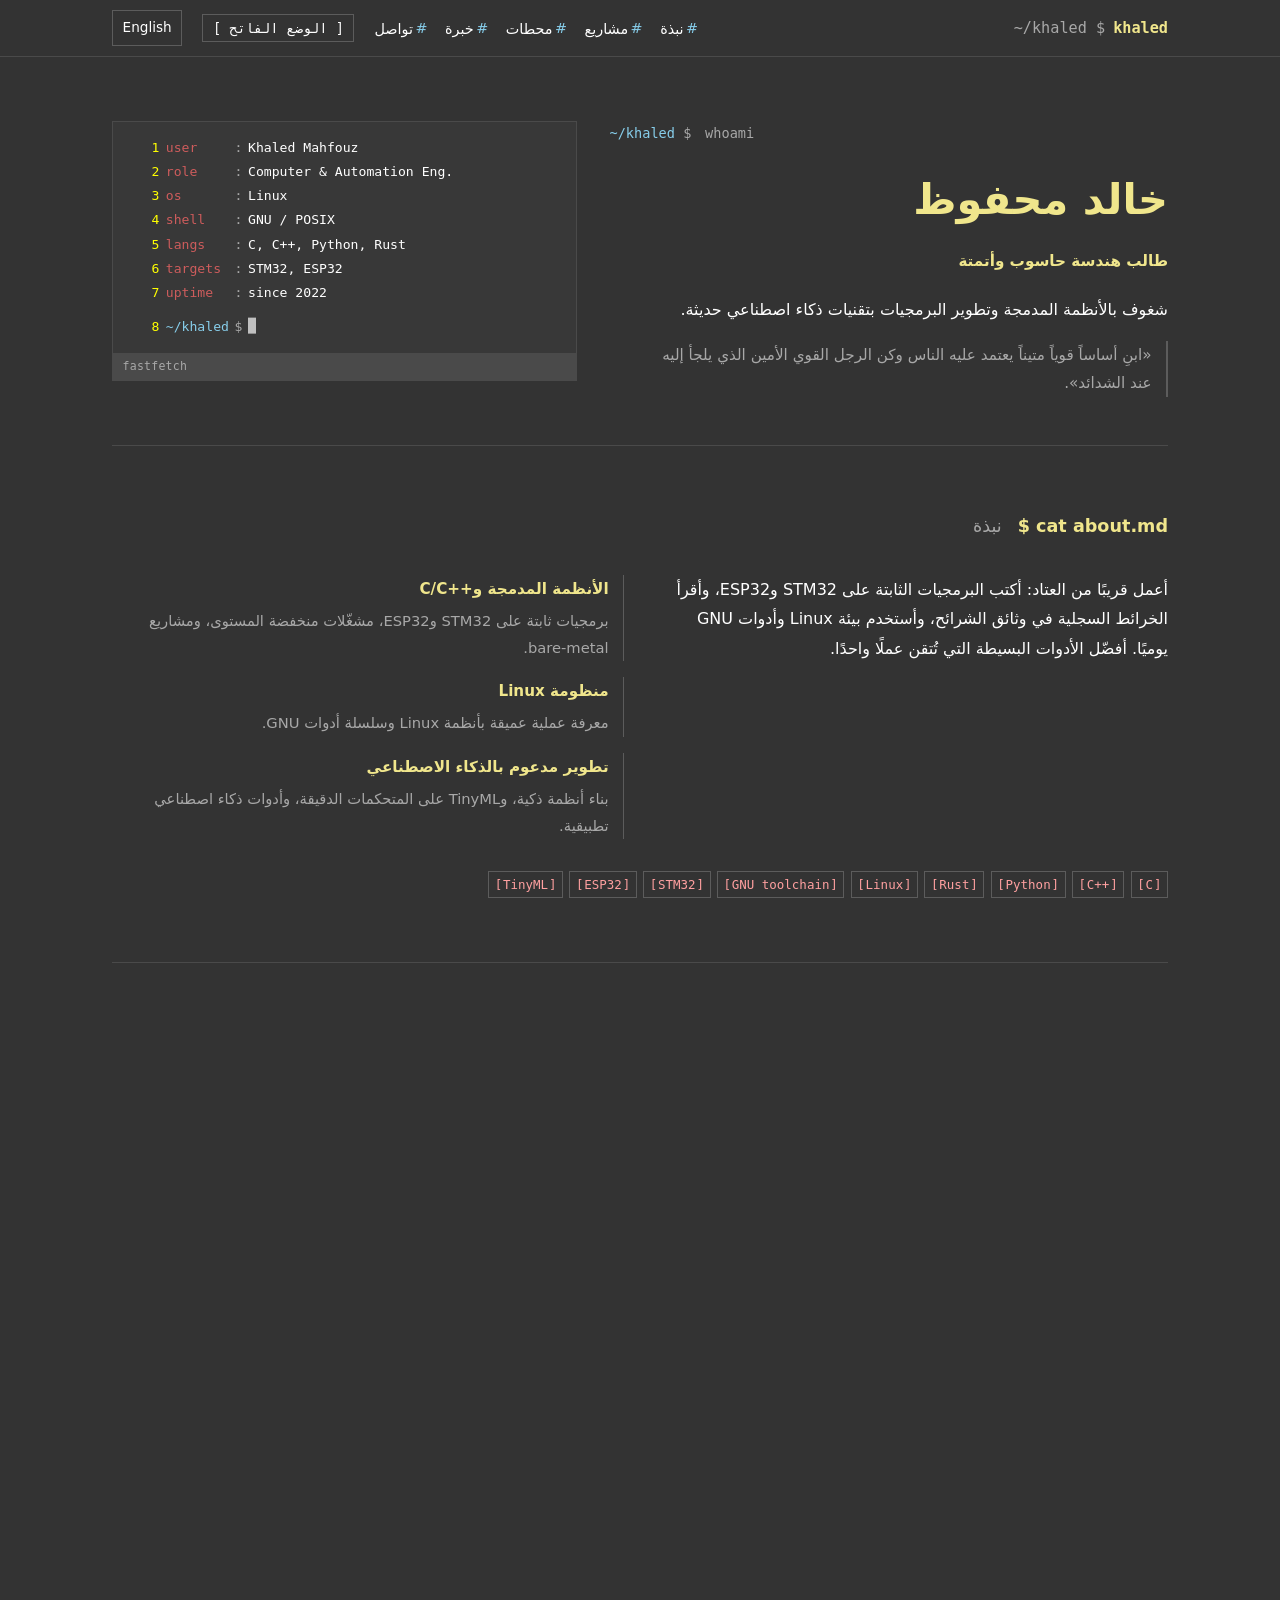
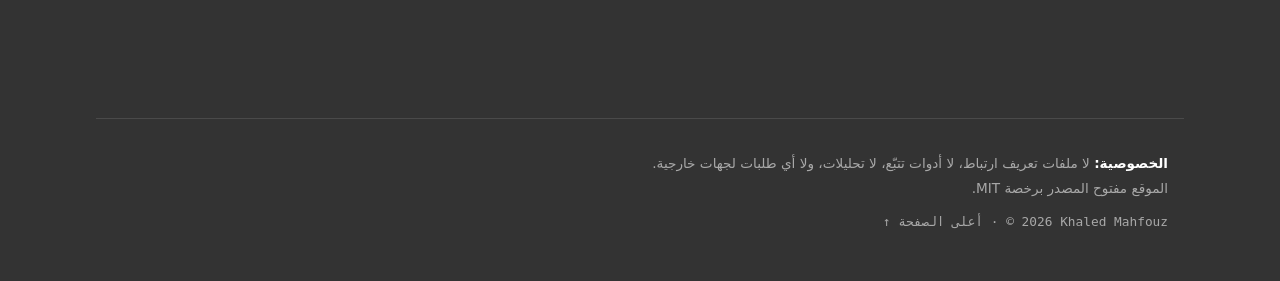
<file: index.html>
<!DOCTYPE html>
<html lang="ar" dir="rtl" class="no-js">
<head>
	<meta charset="utf-8">
	<meta name="viewport" content="width=device-width, initial-scale=1">
	<meta name="theme-color" content="#333333">

	<!-- Privacy: no referrer, no third-party requests, no cookies, no storage. -->
	<meta name="referrer" content="no-referrer">
	<meta http-equiv="Content-Security-Policy" content="default-src 'none'; img-src 'self' data:; style-src 'self'; script-src 'self'; font-src 'self'; base-uri 'none'; form-action 'none'; frame-ancestors 'none'">

	<title>خالد محفوظ — هندسة الحاسوب والأتمتة</title>
	<meta name="description" content="موقع خالد محفوظ: طالب هندسة حاسوب وأتمتة في جامعة دمشق. أنظمة مدمجة، C/C++، Linux، وأدوات ذكاء اصطناعي على المتحكمات الدقيقة.">
	<meta name="author" content="Khaled Mahfouz">

	<link rel="canonical" href="https://khaledmhfz.vercel.app/">
	<link rel="alternate" hreflang="ar" href="https://khaledmhfz.vercel.app/">
	<link rel="alternate" hreflang="en" href="https://khaledmhfz.vercel.app/en/">
	<link rel="alternate" hreflang="x-default" href="https://khaledmhfz.vercel.app/">

	<meta property="og:type" content="website">
	<meta property="og:url" content="https://khaledmhfz.vercel.app/">
	<meta property="og:title" content="خالد محفوظ — هندسة الحاسوب والأتمتة">
	<meta property="og:description" content="طالب هندسة حاسوب وأتمتة. أنظمة مدمجة، C/C++، Linux، وذكاء اصطناعي على المتحكمات الدقيقة.">
	<meta property="og:locale" content="ar_SY">
	<meta property="og:locale:alternate" content="en_US">
	<meta name="twitter:card" content="summary">
	<meta name="twitter:title" content="خالد محفوظ — هندسة الحاسوب والأتمتة">
	<meta name="twitter:description" content="طالب هندسة حاسوب وأتمتة. أنظمة مدمجة، C/C++، Linux، وذكاء اصطناعي على المتحكمات الدقيقة.">

	<link rel="icon" href="assets/favicon.svg" type="image/svg+xml">
	<link rel="stylesheet" href="assets/style.css">
	<script src="assets/theme.js"></script>

	<script type="application/ld+json">
	{
		"@context": "https://schema.org",
		"@type": "Person",
		"name": "Khaled Mahfouz",
		"url": "https://khaledmhfz.vercel.app/",
		"jobTitle": "Computer and Automation Engineering Student",
		"alumniOf": "Damascus University",
		"sameAs": [
			"https://github.com/KhaledMahfouz5",
			"https://linkedin.com/in/khaled-mhfz-a82716331",
			"https://t.me/khaledmhfz"
		]
	}
	</script>
</head>
<body>

	<a class="skip-link" href="#main">تخطَّ إلى المحتوى</a>

	<header class="site-header" id="banner">
		<div class="header-inner">
			<a class="brand" href="#main" aria-label="خالد محفوظ — الصفحة الرئيسية">
				<span class="brand-prompt" dir="ltr" aria-hidden="true">~/khaled $</span>
				<span class="brand-name" dir="ltr">khaled</span>
			</a>

			<button class="nav-toggle" type="button"
				aria-expanded="false" aria-controls="primary-nav"
				aria-label="فتح القائمة"
				data-open-label="فتح القائمة"
				data-close-label="إغلاق القائمة">
				<span class="nav-toggle-bar" aria-hidden="true"></span>
				<span class="nav-toggle-bar" aria-hidden="true"></span>
				<span class="nav-toggle-bar" aria-hidden="true"></span>
			</button>

			<nav class="primary-nav" id="primary-nav" aria-label="التنقل الرئيسي">
				<ul>
					<li><a href="#about"><span class="nav-hash" aria-hidden="true">#</span>نبذة</a></li>
					<li><a href="#projects"><span class="nav-hash" aria-hidden="true">#</span>مشاريع</a></li>
					<li><a href="#milestones"><span class="nav-hash" aria-hidden="true">#</span>محطات</a></li>
					<li><a href="#experiences"><span class="nav-hash" aria-hidden="true">#</span>خبرة</a></li>
					<li><a href="#contact"><span class="nav-hash" aria-hidden="true">#</span>تواصل</a></li>
				</ul>
				<button class="theme-toggle" type="button"
					aria-pressed="false">[ الوضع الفاتح ]</button>
				<a class="lang-switch" href="en/index.html" hreflang="en" lang="en" dir="ltr" rel="alternate">English</a>
			</nav>
		</div>
	</header>

	<main id="main">

		<section class="hero" aria-labelledby="hero-title">
			<div class="hero-grid">
				<div class="hero-text">
					<p class="hero-kicker" dir="ltr">
						<span class="prompt" aria-hidden="true">~/khaled</span> <span class="prompt-sig" aria-hidden="true">$</span> whoami
					</p>
					<h1 id="hero-title">خالد محفوظ</h1>
					<p class="hero-role">طالب هندسة حاسوب وأتمتة</p>
					<p class="hero-lead">
						شغوف بالأنظمة المدمجة وتطوير البرمجيات بتقنيات ذكاء اصطناعي حديثة.
					</p>
					<p class="hero-slogan">
						«ابنِ أساساً قوياً متیناً يعتمد عليه الناس وكن الرجل القوي الأمين الذي يلجأ إليه عند الشدائد».
					</p>
				</div>

				<aside class="bootlog" dir="ltr" aria-label="بطاقة تعريف سريعة">
					<div class="bootlog-body">
						<div class="bootlog-line"><span class="k">user</span><span class="s">:</span><span class="v">Khaled Mahfouz</span></div>
						<div class="bootlog-line"><span class="k">role</span><span class="s">:</span><span class="v">Computer &amp; Automation Eng.</span></div>
						<div class="bootlog-line"><span class="k">os</span><span class="s">:</span><span class="v">Linux</span></div>
						<div class="bootlog-line"><span class="k">shell</span><span class="s">:</span><span class="v">GNU / POSIX</span></div>
						<div class="bootlog-line"><span class="k">langs</span><span class="s">:</span><span class="v">C, C++, Python, Rust</span></div>
						<div class="bootlog-line"><span class="k">targets</span><span class="s">:</span><span class="v">STM32, ESP32</span></div>
						<div class="bootlog-line"><span class="k">uptime</span><span class="s">:</span><span class="v">since 2022</span></div>
						<div class="bootlog-line bootlog-cmd">
							<span class="prompt" aria-hidden="true">~/khaled</span> <span class="prompt-sig" aria-hidden="true">$</span>
							<span class="cursor" aria-hidden="true"></span>
						</div>
					</div>
					<div class="bootlog-status" aria-hidden="true">fastfetch</div>
				</aside>
			</div>
		</section>

		<section id="about" class="section" aria-labelledby="about-title">
			<h2 id="about-title" class="section-title">
				<span class="section-prompt" dir="ltr" lang="en" aria-hidden="true">$ cat about.md</span>
				<span class="section-name">نبذة</span>
			</h2>

			<div class="about-grid">
				<p class="lead">
					أعمل قريبًا من العتاد: أكتب البرمجيات الثابتة على <span dir="ltr" lang="en">STM32</span> و<span dir="ltr" lang="en">ESP32</span>، وأقرأ الخرائط السجلية في وثائق الشرائح، وأستخدم بيئة <span dir="ltr" lang="en">Linux</span> وأدوات <span dir="ltr" lang="en">GNU</span> يوميًا. أفضّل الأدوات البسيطة التي تُتقن عملًا واحدًا.
				</p>

				<ul class="key-points">
					<li class="point">
						<h3>الأنظمة المدمجة و<span dir="ltr" lang="en">C/C++</span></h3>
						<p>برمجيات ثابتة على <span dir="ltr" lang="en">STM32</span> و<span dir="ltr" lang="en">ESP32</span>، مشغّلات منخفضة المستوى، ومشاريع <span dir="ltr" lang="en">bare-metal</span>.</p>
					</li>
					<li class="point">
						<h3>منظومة <span dir="ltr" lang="en">Linux</span></h3>
						<p>معرفة عملية عميقة بأنظمة <span dir="ltr" lang="en">Linux</span> وسلسلة أدوات <span dir="ltr" lang="en">GNU</span>.</p>
					</li>
					<li class="point">
						<h3>تطوير مدعوم بالذكاء الاصطناعي</h3>
						<p>بناء أنظمة ذكية، و<span dir="ltr" lang="en">TinyML</span> على المتحكمات الدقيقة، وأدوات ذكاء اصطناعي تطبيقية.</p>
					</li>
				</ul>
			</div>

			<div class="chips" aria-label="أدوات أستخدمها">
				<span class="chip" dir="ltr" lang="en">C</span>
				<span class="chip" dir="ltr" lang="en">C++</span>
				<span class="chip" dir="ltr" lang="en">Python</span>
				<span class="chip" dir="ltr" lang="en">Rust</span>
				<span class="chip" dir="ltr" lang="en">Linux</span>
				<span class="chip" dir="ltr" lang="en">GNU toolchain</span>
				<span class="chip" dir="ltr" lang="en">STM32</span>
				<span class="chip" dir="ltr" lang="en">ESP32</span>
				<span class="chip" dir="ltr" lang="en">TinyML</span>
			</div>
		</section>

		<section id="projects" class="section" aria-labelledby="projects-title">
			<h2 id="projects-title" class="section-title">
				<span class="section-prompt" dir="ltr" lang="en" aria-hidden="true">~/projects $ ls -1</span>
				<span class="section-name">مشاريع</span>
			</h2>

			<div class="project-grid">
				<article class="project">
					<div class="project-file" dir="ltr" lang="en">stm32-without-cubeide</div>
					<div class="project-body">
						<h3 dir="ltr" lang="en">STM32 Without CubeIDE</h3>
						<p class="project-desc">بيئة بناء وبرمجيات ثابتة منخفضة المستوى لـ <span dir="ltr" lang="en">STM32</span> بدون <span dir="ltr" lang="en">CubeIDE</span> (<span dir="ltr" lang="en">CMake</span>، <span dir="ltr" lang="en">Ninja</span>، <span dir="ltr" lang="en">OpenOCD</span>).</p>
						<p class="project-credit" style="font-family: var(--mono); font-size: 0.72rem; color: var(--comment); margin: 0;">// based on <a href="https://github.com/kristianklein/stm32-without-cubeide" target="_blank" rel="noopener noreferrer" style="color: var(--comment);">kristianklein/stm32-without-cubeide</a></p>
						<ul class="tags" dir="ltr" lang="en">
							<li>STM32</li><li>C</li><li>Bare-Metal</li><li>CMake</li><li>OpenOCD</li>
						</ul>
						<a class="project-link" href="https://github.com/KhaledMahfouz5/stm32-without-cubeide" target="_blank" rel="noopener noreferrer">
							<span dir="ltr" lang="en">github ↗</span>
						</a>
					</div>
				</article>

				<article class="project">
					<div class="project-file" dir="ltr" lang="en">doom-esp-with-arduino</div>
					<div class="project-body">
						<h3 dir="ltr" lang="en">ESP32 DOOM</h3>
						<p class="project-desc">تشغيل لعبة <span dir="ltr" lang="en">DOOM</span> على متحكم <span dir="ltr" lang="en">ESP32</span>.</p>
						<p class="project-credit" style="font-family: var(--mono); font-size: 0.72rem; color: var(--comment); margin: 0;">// based on <a href="https://github.com/jkirsons/doom-espidf" target="_blank" rel="noopener noreferrer" style="color: var(--comment);">jkirsons/doom-espidf</a></p>
						<ul class="tags" dir="ltr" lang="en">
							<li>ESP32</li><li>C/C++</li><li>Arduino</li><li>ESP-IDF</li><li>Graphics</li>
						</ul>
						<a class="project-link" href="https://github.com/KhaledMahfouz5/doom-esp-with-arduino" target="_blank" rel="noopener noreferrer">
							<span dir="ltr" lang="en">github ↗</span>
						</a>
					</div>
				</article>

				<article class="project">
					<div class="project-file" dir="ltr" lang="en">tasks-org-json-reader</div>
					<div class="project-body">
						<h3 dir="ltr" lang="en">Tasks Org JSON Reader</h3>
						<p class="project-desc">تطبيق ويب صغير لعرض وقراءة قواعد بيانات المهام المصدرة بصيغة <span dir="ltr" lang="en">JSON</span> من تطبيق <span dir="ltr" lang="en">Tasks.org</span>.</p>
						<ul class="tags" dir="ltr" lang="en">
							<li>JavaScript</li><li>Svelte</li><li>CSS</li><li>HTML</li><li>JSON</li>
						</ul>
						<a class="project-link" href="https://github.com/KhaledMahfouz5/tasks-org-json-reader" target="_blank" rel="noopener noreferrer">
							<span dir="ltr" lang="en">github ↗</span>
						</a>
					</div>
				</article>

				<article class="project">
					<div class="project-file" dir="ltr" lang="en">AL-Najeeb-System</div>
					<div class="project-body">
						<h3 dir="ltr" lang="en">AL-Najeeb Student Management</h3>
						<p class="project-desc">تطبيق ويب لإدارة الطلاب.</p>
						<ul class="tags" dir="ltr" lang="en">
							<li>Flask</li><li>Python</li><li>Web App</li>
						</ul>
						<a class="project-link" href="https://github.com/KhaledMahfouz5/AL-Najeeb-System" target="_blank" rel="noopener noreferrer">
							<span dir="ltr" lang="en">github ↗</span>
						</a>
					</div>
				</article>

				<article class="project">
					<div class="project-file" dir="ltr" lang="en">nmap-automation-script</div>
					<div class="project-body">
						<h3 dir="ltr" lang="en">Nmap Automation Script</h3>
						<p class="project-desc">أتمتة فحص الشبكات بأداة <span dir="ltr" lang="en">Nmap</span>.</p>
						<ul class="tags" dir="ltr" lang="en">
							<li>Python</li><li>Nmap</li><li>Bash</li>
						</ul>
						<a class="project-link" href="https://github.com/KhaledMahfouz5/nmap-automation-script" target="_blank" rel="noopener noreferrer">
							<span dir="ltr" lang="en">github ↗</span>
						</a>
					</div>
				</article>

				<article class="project">
					<div class="project-file" dir="ltr" lang="en">linux-course</div>
					<div class="project-body">
						<h3 dir="ltr" lang="en">Linux Course</h3>
						<p class="project-desc">محتوى تعليمي مفتوح المصدر عن <span dir="ltr" lang="en">Linux</span>.</p>
						<ul class="tags" dir="ltr" lang="en">
							<li>Linux</li><li>Shell</li><li>Open Source</li>
						</ul>
						<a class="project-link" href="https://github.com/KhaledMahfouz5/linux-course" target="_blank" rel="noopener noreferrer">
							<span dir="ltr" lang="en">github ↗</span>
						</a>
					</div>
				</article>
			</div>
		</section>

		<section id="milestones" class="section" aria-labelledby="milestones-title">
			<h2 id="milestones-title" class="section-title">
				<span class="section-prompt" dir="ltr" lang="en" aria-hidden="true">// milestones</span>
				<span class="section-name">محطات</span>
			</h2>

			<div class="regmap-wrap" tabindex="0" role="region" aria-label="جدول المحطات">
				<table class="regmap">
					<caption class="visually-hidden">محطات سريعة</caption>
					<colgroup>
						<col class="col-addr">
						<col class="col-name">
						<col class="col-value">
					</colgroup>
					<thead>
						<tr>
							<th scope="col">addr</th>
							<th scope="col">name</th>
							<th scope="col">value</th>
						</tr>
					</thead>
					<tbody>
						<tr>
							<td class="addr">0x00</td>
							<td class="name">frontend_exp</td>
							<td class="value">
								<span class="counter" dir="ltr" data-count-to="1" data-suffix="">1</span> سنة تطوير واجهات
							</td>
						</tr>
						<tr>
							<td class="addr">0x04</td>
							<td class="name">public_repos</td>
							<td class="value">
								<span class="counter" dir="ltr" data-count-to="35" data-suffix="+">35+</span>
								<a class="inline-link" href="https://github.com/KhaledMahfouz5" target="_blank" rel="noopener noreferrer"><span dir="ltr" lang="en">GitHub</span></a>
							</td>
						</tr>
						<tr>
							<td class="addr">0x08</td>
							<td class="name">linux_since</td>
							<td class="value"><span dir="ltr" lang="en">2022</span> — استخدام يومي لنظام <span dir="ltr" lang="en">Linux</span></td>
						</tr>
						<tr>
							<td class="addr">0x0C</td>
							<td class="name">linkedin</td>
							<td class="value">
								<a class="inline-link" href="https://linkedin.com/in/khaled-mhfz-a82716331" target="_blank" rel="noopener noreferrer"><span dir="ltr" lang="en">/in/khaled-mhfz</span></a>
							</td>
						</tr>
					</tbody>
				</table>
			</div>
		</section>

		<section id="experiences" class="section" aria-labelledby="exp-title">
			<h2 id="exp-title" class="section-title">
				<span class="section-prompt" dir="ltr" lang="en" aria-hidden="true">/* experience */</span>
				<span class="section-name">خبرة</span>
			</h2>

			<ol class="gitlog">
				<li class="commit">
					<span class="hash" dir="ltr">a1f3c02</span>
					<div class="commit-body">
						<h3>هندسة الحاسوب والأتمتة — جامعة دمشق</h3>
						<p class="commit-meta"><span dir="ltr" lang="en">2023 – 2027</span> · مستمر · تخصص أنظمة الحاسوب وعتاده</p>
					</div>
				</li>
				<li class="commit">
					<span class="hash" dir="ltr">7b2e9d1</span>
					<div class="commit-body">
						<h3>مطوّر واجهات أمامية مبتدئ — <span dir="ltr" lang="en">GammaTech</span></h3>
						<p class="commit-meta"><span dir="ltr" lang="en">2023 – 2024</span></p>
					</div>
				</li>
				<li class="commit">
					<span class="hash" dir="ltr">c0d54aa</span>
					<div class="commit-body">
						<h3>دورة <span dir="ltr" lang="en">TinyML</span> — نادي <span dir="ltr" lang="en">Hamak AI and Robotic Club</span></h3>
						<p class="commit-meta"><span dir="ltr" lang="en">Dec 2025 – Jan 2026</span> · تشغيل الذكاء الاصطناعي على المتحكمات عبر <span dir="ltr" lang="en">Edge Impulse</span></p>
					</div>
				</li>
				<li class="commit">
					<span class="hash" dir="ltr">e8a11b6</span>
					<div class="commit-body">
						<h3>برنامج <span dir="ltr" lang="en">Fonte Aperta</span></h3>
						<p class="commit-meta"><span dir="ltr" lang="en">2025</span> · استخدامات ذكاء اصطناعي متقدمة، تقنيات اختبار اختراق، وحلول مفتوحة المصدر</p>
					</div>
				</li>
				<li class="commit">
					<span class="hash" dir="ltr">3f9b0c7</span>
					<div class="commit-body">
						<h3>دورة موشن جرافيكس — <span dir="ltr" lang="en">Spacetoon Media Group</span></h3>
						<p class="commit-meta"><span dir="ltr" lang="en">2022</span> · موشن جرافيكس متقدم بـ <span dir="ltr" lang="en">After Effects</span></p>
					</div>
				</li>
			</ol>
		</section>

		<section id="contact" class="section" aria-labelledby="contact-title">
			<h2 id="contact-title" class="section-title">
				<span class="section-prompt" dir="ltr" lang="en" aria-hidden="true">$ contact --list</span>
				<span class="section-name">تواصل</span>
			</h2>

			<ul class="contact-list">
				<li>
					<span class="contact-label" dir="ltr" lang="en">linkedin</span>
					<a href="https://linkedin.com/in/khaled-mhfz-a82716331" target="_blank" rel="noopener noreferrer"><span dir="ltr" lang="en">/in/khaled-mhfz</span></a>
				</li>
				<li>
					<span class="contact-label" dir="ltr" lang="en">github</span>
					<a href="https://github.com/KhaledMahfouz5" target="_blank" rel="noopener noreferrer"><span dir="ltr" lang="en">@KhaledMahfouz5</span></a>
				</li>
				<li>
					<span class="contact-label" dir="ltr" lang="en">telegram</span>
					<a href="https://t.me/khaledmhfz" target="_blank" rel="noopener noreferrer"><span dir="ltr" lang="en">@khaledmhfz</span></a>
				</li>
				<li>
					<span class="contact-label" dir="ltr" lang="en">cv</span>
					<a href="assets/khaled_mhfz_cv_2026.pdf" type="application/pdf"><span>تحميل السيرة (PDF)</span></a>
				</li>
				<li class="contact-email">
					<span class="contact-label" dir="ltr" lang="en">email</span>
					<a href="mailto:khaledmhfz2004@gmail.com"><span dir="ltr" lang="en">khaledmhfz2004@gmail.com</span></a>
					<button class="copy-btn" type="button"
						data-copy="khaledmhfz2004@gmail.com"
						data-copied-label="تم نسخ البريد."
						data-error-label="تعذّر النسخ."
						aria-label="نسخ البريد الإلكتروني">نسخ</button>
				</li>
			</ul>
			<p class="copy-status" role="status" aria-live="polite"></p>
			<p class="eob" aria-hidden="true"></p>
		</section>

	</main>

	<footer class="site-footer">
		<p class="privacy">
			<strong>الخصوصية:</strong> لا ملفات تعريف ارتباط، لا أدوات تتبّع، لا تحليلات، ولا أي طلبات لجهات خارجية. الموقع مفتوح المصدر برخصة <span dir="ltr" lang="en">MIT</span>.
		</p>
		<p class="copyright">
			<span dir="ltr" lang="en">© 2026 Khaled Mahfouz</span> · <a href="#main" class="back-top">أعلى الصفحة ↑</a>
		</p>
	</footer>

	<script src="assets/script.js" defer></script>
</body>
</html>
</file>
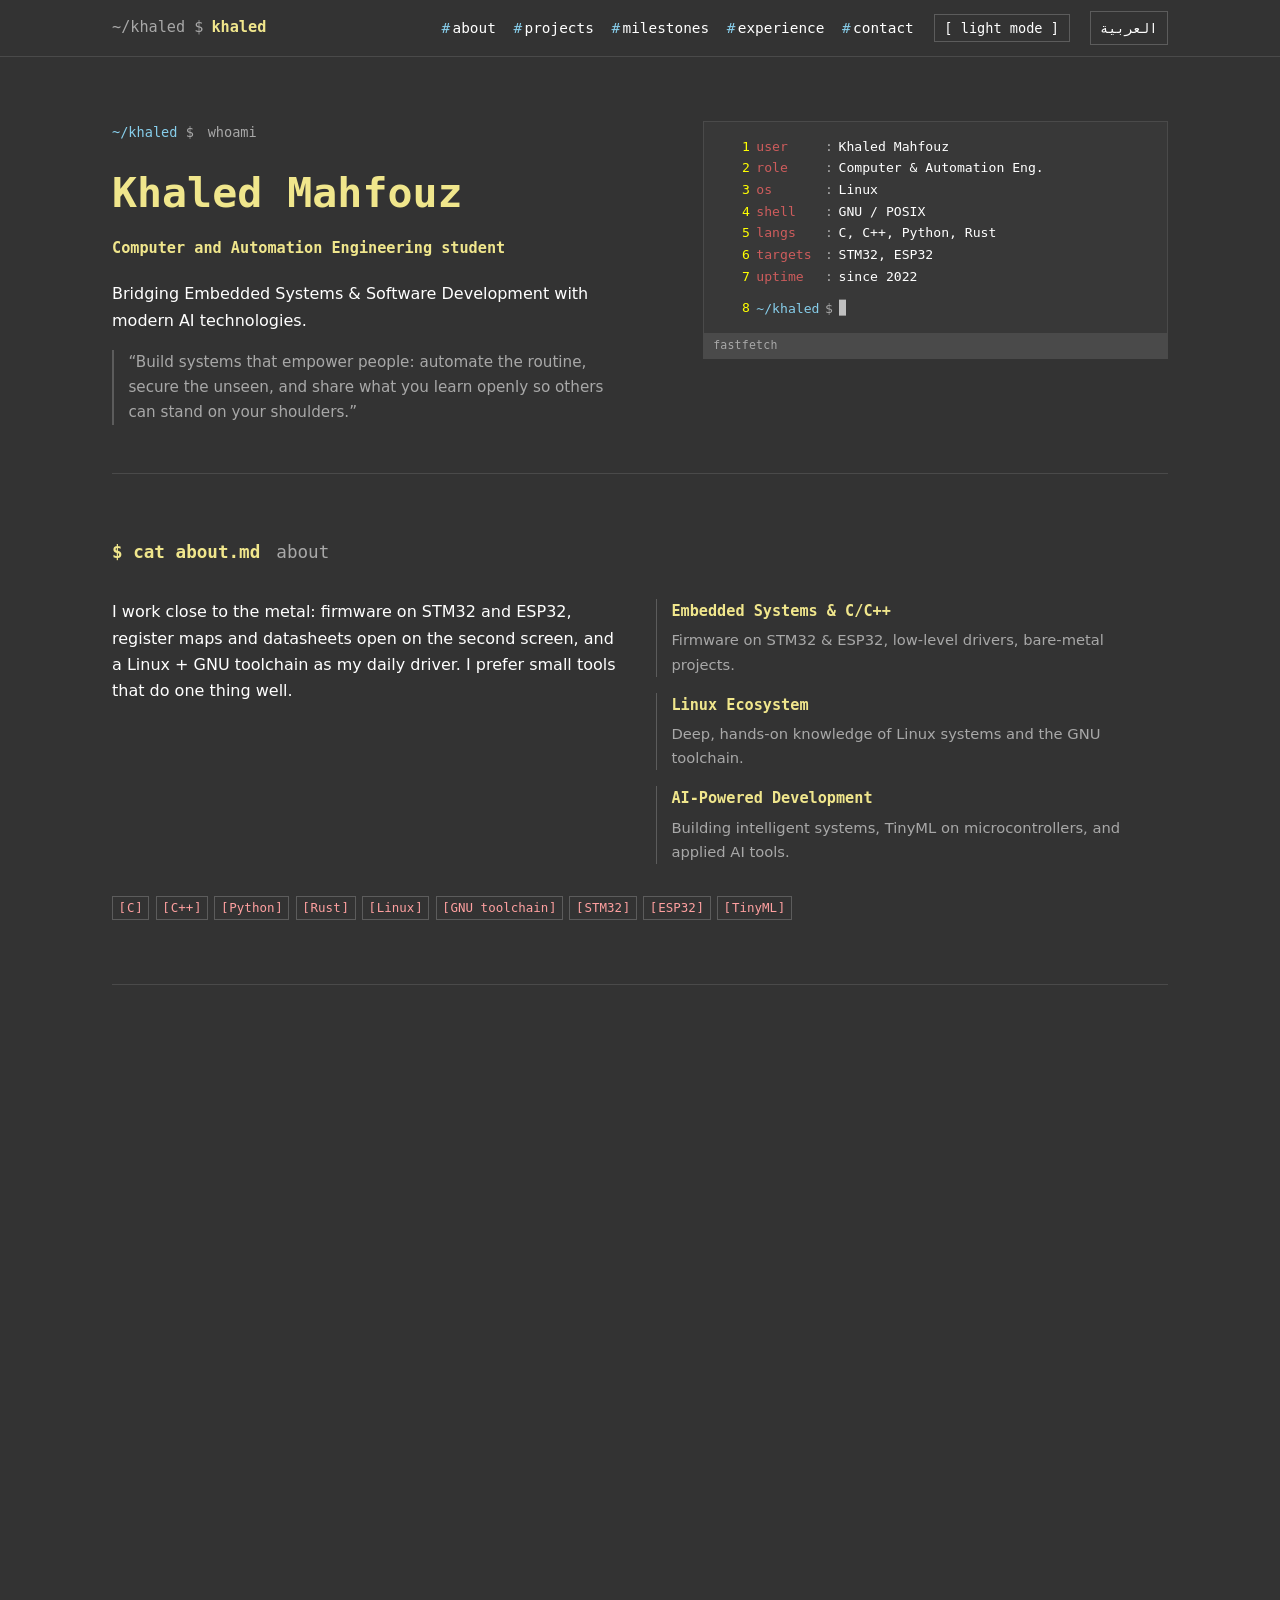
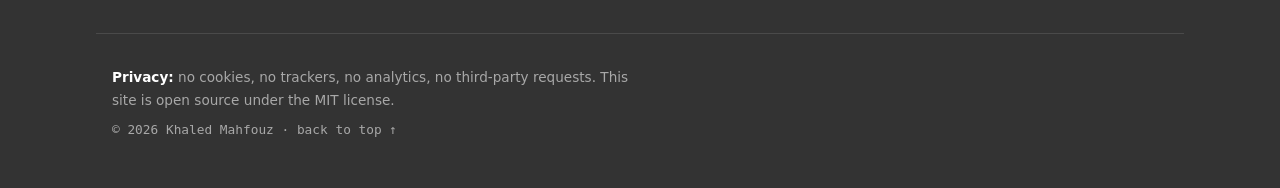
<file: en/index.html>
<!DOCTYPE html>
<html lang="en" dir="ltr" class="no-js">
<head>
	<meta charset="utf-8">
	<meta name="viewport" content="width=device-width, initial-scale=1">
	<meta name="theme-color" content="#333333">

	<!-- Privacy: no referrer, no third-party requests, no cookies, no storage. -->
	<meta name="referrer" content="no-referrer">
	<meta http-equiv="Content-Security-Policy" content="default-src 'none'; img-src 'self' data:; style-src 'self'; script-src 'self'; font-src 'self'; base-uri 'none'; form-action 'none'; frame-ancestors 'none'">

	<title>Khaled Mahfouz — Computer &amp; Automation Engineering</title>
	<meta name="description" content="Portfolio of Khaled Mahfouz, Computer and Automation Engineering student at Damascus University. Embedded systems, C/C++, Linux, and applied AI on microcontrollers.">
	<meta name="author" content="Khaled Mahfouz">

	<link rel="canonical" href="https://khaledmhfz.vercel.app/en/">
	<link rel="alternate" hreflang="ar" href="https://khaledmhfz.vercel.app/">
	<link rel="alternate" hreflang="en" href="https://khaledmhfz.vercel.app/en/">
	<link rel="alternate" hreflang="x-default" href="https://khaledmhfz.vercel.app/">

	<meta property="og:type" content="website">
	<meta property="og:url" content="https://khaledmhfz.vercel.app/en/">
	<meta property="og:title" content="Khaled Mahfouz — Computer &amp; Automation Engineering">
	<meta property="og:description" content="Computer and Automation Engineering student. Embedded systems, C/C++, Linux, applied AI on microcontrollers.">
	<meta property="og:locale" content="en_US">
	<meta property="og:locale:alternate" content="ar_SY">
	<meta name="twitter:card" content="summary">
	<meta name="twitter:title" content="Khaled Mahfouz — Computer &amp; Automation Engineering">
	<meta name="twitter:description" content="Computer and Automation Engineering student. Embedded systems, C/C++, Linux, applied AI on microcontrollers.">

	<link rel="icon" href="../assets/favicon.svg" type="image/svg+xml">
	<link rel="stylesheet" href="../assets/style.css">
	<script src="../assets/theme.js"></script>

	<script type="application/ld+json">
	{
		"@context": "https://schema.org",
		"@type": "Person",
		"name": "Khaled Mahfouz",
		"url": "https://khaledmhfz.vercel.app/en/",
		"jobTitle": "Computer and Automation Engineering Student",
		"alumniOf": "Damascus University",
		"sameAs": [
			"https://github.com/KhaledMahfouz5",
			"https://linkedin.com/in/khaled-mhfz-a82716331",
			"https://t.me/khaledmhfz"
		]
	}
	</script>
</head>
<body>

	<a class="skip-link" href="#main">Skip to content</a>

	<header class="site-header" id="banner">
		<div class="header-inner">
			<a class="brand" href="#main" aria-label="Khaled Mahfouz — home">
				<span class="brand-prompt" aria-hidden="true">~/khaled $</span>
				<span class="brand-name">khaled</span>
			</a>

			<button class="nav-toggle" type="button"
				aria-expanded="false" aria-controls="primary-nav"
				aria-label="Open menu"
				data-open-label="Open menu"
				data-close-label="Close menu">
				<span class="nav-toggle-bar" aria-hidden="true"></span>
				<span class="nav-toggle-bar" aria-hidden="true"></span>
				<span class="nav-toggle-bar" aria-hidden="true"></span>
			</button>

			<nav class="primary-nav" id="primary-nav" aria-label="Primary">
				<ul>
					<li><a href="#about"><span class="nav-hash" aria-hidden="true">#</span>about</a></li>
					<li><a href="#projects"><span class="nav-hash" aria-hidden="true">#</span>projects</a></li>
					<li><a href="#milestones"><span class="nav-hash" aria-hidden="true">#</span>milestones</a></li>
					<li><a href="#experiences"><span class="nav-hash" aria-hidden="true">#</span>experience</a></li>
					<li><a href="#contact"><span class="nav-hash" aria-hidden="true">#</span>contact</a></li>
				</ul>
				<button class="theme-toggle" type="button"
					aria-pressed="false">[ light mode ]</button>
				<a class="lang-switch" href="../index.html" hreflang="ar" lang="ar" dir="rtl" rel="alternate">العربية</a>
			</nav>
		</div>
	</header>

	<main id="main">

		<section class="hero" aria-labelledby="hero-title">
			<div class="hero-grid">
				<div class="hero-text">
					<p class="hero-kicker" aria-hidden="true">
						<span class="prompt">~/khaled</span> <span class="prompt-sig">$</span> whoami
					</p>
					<h1 id="hero-title">Khaled Mahfouz</h1>
					<p class="hero-role">Computer and Automation Engineering student</p>
					<p class="hero-lead">
						Bridging Embedded Systems &amp; Software Development with modern AI technologies.
					</p>
					<p class="hero-slogan">
						&ldquo;Build systems that empower people: automate the routine, secure the unseen, and share what you learn openly so others can stand on your shoulders.&rdquo;
					</p>
				</div>

				<aside class="bootlog" aria-label="Quick identity card">
					<div class="bootlog-body">
						<div class="bootlog-line"><span class="k">user</span><span class="s">:</span><span class="v">Khaled Mahfouz</span></div>
						<div class="bootlog-line"><span class="k">role</span><span class="s">:</span><span class="v">Computer &amp; Automation Eng.</span></div>
						<div class="bootlog-line"><span class="k">os</span><span class="s">:</span><span class="v">Linux</span></div>
						<div class="bootlog-line"><span class="k">shell</span><span class="s">:</span><span class="v">GNU / POSIX</span></div>
						<div class="bootlog-line"><span class="k">langs</span><span class="s">:</span><span class="v">C, C++, Python, Rust</span></div>
						<div class="bootlog-line"><span class="k">targets</span><span class="s">:</span><span class="v">STM32, ESP32</span></div>
						<div class="bootlog-line"><span class="k">uptime</span><span class="s">:</span><span class="v">since 2022</span></div>
						<div class="bootlog-line bootlog-cmd">
							<span class="prompt" aria-hidden="true">~/khaled</span> <span class="prompt-sig" aria-hidden="true">$</span>
							<span class="cursor" aria-hidden="true"></span>
						</div>
					</div>
					<div class="bootlog-status" aria-hidden="true">fastfetch</div>
				</aside>
			</div>
		</section>

		<section id="about" class="section" aria-labelledby="about-title">
			<h2 id="about-title" class="section-title">
				<span class="section-prompt" aria-hidden="true">$ cat about.md</span>
				<span class="section-name">about</span>
			</h2>

			<div class="about-grid">
				<p class="lead">
					I work close to the metal: firmware on STM32 and ESP32, register maps and datasheets open on the second screen, and a Linux + GNU toolchain as my daily driver. I prefer small tools that do one thing well.
				</p>

				<ul class="key-points">
					<li class="point">
						<h3>Embedded Systems &amp; C/C++</h3>
						<p>Firmware on STM32 &amp; ESP32, low-level drivers, bare-metal projects.</p>
					</li>
					<li class="point">
						<h3>Linux Ecosystem</h3>
						<p>Deep, hands-on knowledge of Linux systems and the GNU toolchain.</p>
					</li>
					<li class="point">
						<h3>AI-Powered Development</h3>
						<p>Building intelligent systems, TinyML on microcontrollers, and applied AI tools.</p>
					</li>
				</ul>
			</div>

			<div class="chips" aria-label="Tools I use">
				<span class="chip">C</span>
				<span class="chip">C++</span>
				<span class="chip">Python</span>
				<span class="chip">Rust</span>
				<span class="chip">Linux</span>
				<span class="chip">GNU toolchain</span>
				<span class="chip">STM32</span>
				<span class="chip">ESP32</span>
				<span class="chip">TinyML</span>
			</div>
		</section>

		<section id="projects" class="section" aria-labelledby="projects-title">
			<h2 id="projects-title" class="section-title">
				<span class="section-prompt" aria-hidden="true">~/projects $ ls -1</span>
				<span class="section-name">projects</span>
			</h2>

			<div class="project-grid">
				<article class="project">
					<div class="project-file">stm32-without-cubeide</div>
					<div class="project-body">
						<h3>STM32 Without CubeIDE</h3>
						<p class="project-desc">A bare-metal build environment and toolchain for STM32 without CubeIDE (CMake, Ninja, OpenOCD).</p>
						<p class="project-credit" style="font-family: var(--mono); font-size: 0.72rem; color: var(--comment); margin: 0;">// based on <a href="https://github.com/kristianklein/stm32-without-cubeide" target="_blank" rel="noopener noreferrer" style="color: var(--comment);">kristianklein/stm32-without-cubeide</a></p>
						<ul class="tags">
							<li>STM32</li><li>C</li><li>Bare-Metal</li><li>CMake</li><li>OpenOCD</li>
						</ul>
						<a class="project-link" href="https://github.com/KhaledMahfouz5/stm32-without-cubeide" target="_blank" rel="noopener noreferrer">github ↗</a>
					</div>
				</article>

				<article class="project">
					<div class="project-file">doom-esp-with-arduino</div>
					<div class="project-body">
						<h3>ESP32 DOOM</h3>
						<p class="project-desc">Running DOOM on an ESP32 microcontroller.</p>
						<p class="project-credit" style="font-family: var(--mono); font-size: 0.72rem; color: var(--comment); margin: 0;">// based on <a href="https://github.com/jkirsons/doom-espidf" target="_blank" rel="noopener noreferrer" style="color: var(--comment);">jkirsons/doom-espidf</a></p>
						<ul class="tags">
							<li>ESP32</li><li>C/C++</li><li>Arduino</li><li>ESP-IDF</li><li>Graphics</li>
						</ul>
						<a class="project-link" href="https://github.com/KhaledMahfouz5/doom-esp-with-arduino" target="_blank" rel="noopener noreferrer">github ↗</a>
					</div>
				</article>

				<article class="project">
					<div class="project-file">tasks-org-json-reader</div>
					<div class="project-body">
						<h3>Tasks Org JSON Reader</h3>
						<p class="project-desc">A small web viewer for the JSON data exported from the Tasks.org app.</p>
						<ul class="tags">
							<li>JavaScript</li><li>Svelte</li><li>CSS</li><li>HTML</li><li>JSON</li>
						</ul>
						<a class="project-link" href="https://github.com/KhaledMahfouz5/tasks-org-json-reader" target="_blank" rel="noopener noreferrer">github ↗</a>
					</div>
				</article>

				<article class="project">
					<div class="project-file">AL-Najeeb-System</div>
					<div class="project-body">
						<h3>AL-Najeeb Student Management</h3>
						<p class="project-desc">A web app for student management.</p>
						<ul class="tags">
							<li>Flask</li><li>Python</li><li>Web App</li>
						</ul>
						<a class="project-link" href="https://github.com/KhaledMahfouz5/AL-Najeeb-System" target="_blank" rel="noopener noreferrer">github ↗</a>
					</div>
				</article>

				<article class="project">
					<div class="project-file">nmap-automation-script</div>
					<div class="project-body">
						<h3>Nmap Automation Script</h3>
						<p class="project-desc">Automating network scans with Nmap.</p>
						<ul class="tags">
							<li>Python</li><li>Nmap</li><li>Bash</li>
						</ul>
						<a class="project-link" href="https://github.com/KhaledMahfouz5/nmap-automation-script" target="_blank" rel="noopener noreferrer">github ↗</a>
					</div>
				</article>

				<article class="project">
					<div class="project-file">linux-course</div>
					<div class="project-body">
						<h3>Linux Course</h3>
						<p class="project-desc">Open-source Linux course material.</p>
						<ul class="tags">
							<li>Linux</li><li>Shell</li><li>Open Source</li>
						</ul>
						<a class="project-link" href="https://github.com/KhaledMahfouz5/linux-course" target="_blank" rel="noopener noreferrer">github ↗</a>
					</div>
				</article>
			</div>
		</section>

		<section id="milestones" class="section" aria-labelledby="milestones-title">
			<h2 id="milestones-title" class="section-title">
				<span class="section-prompt" aria-hidden="true">// milestones</span>
				<span class="section-name">milestones</span>
			</h2>

			<div class="regmap-wrap" tabindex="0" role="region" aria-label="Milestones table">
				<table class="regmap">
					<caption class="visually-hidden">Milestones at a glance</caption>
					<colgroup>
						<col class="col-addr">
						<col class="col-name">
						<col class="col-value">
					</colgroup>
					<thead>
						<tr>
							<th scope="col">addr</th>
							<th scope="col">name</th>
							<th scope="col">value</th>
						</tr>
					</thead>
					<tbody>
						<tr>
							<td class="addr">0x00</td>
							<td class="name">frontend_exp</td>
							<td class="value">
								<span class="counter" dir="ltr" data-count-to="1" data-suffix="">1</span> year of frontend development
							</td>
						</tr>
						<tr>
							<td class="addr">0x04</td>
							<td class="name">public_repos</td>
							<td class="value">
								<span class="counter" dir="ltr" data-count-to="35" data-suffix="+">35+</span>
								<a class="inline-link" href="https://github.com/KhaledMahfouz5" target="_blank" rel="noopener noreferrer">GitHub</a>
							</td>
						</tr>
						<tr>
							<td class="addr">0x08</td>
							<td class="name">linux_since</td>
							<td class="value">2022 — daily Linux user</td>
						</tr>
						<tr>
							<td class="addr">0x0C</td>
							<td class="name">linkedin</td>
							<td class="value">
								<a class="inline-link" href="https://linkedin.com/in/khaled-mhfz-a82716331" target="_blank" rel="noopener noreferrer">/in/khaled-mhfz</a>
							</td>
						</tr>
					</tbody>
				</table>
			</div>
		</section>

		<section id="experiences" class="section" aria-labelledby="exp-title">
			<h2 id="exp-title" class="section-title">
				<span class="section-prompt" aria-hidden="true">/* experience */</span>
				<span class="section-name">experience</span>
			</h2>

			<ol class="gitlog">
				<li class="commit">
					<span class="hash" dir="ltr">a1f3c02</span>
					<div class="commit-body">
						<h3>Computer and Automation Engineering — Damascus University</h3>
						<p class="commit-meta">2023 – 2027 · ongoing · Computer Systems &amp; Computer Hardware</p>
					</div>
				</li>
				<li class="commit">
					<span class="hash" dir="ltr">7b2e9d1</span>
					<div class="commit-body">
						<h3>Junior Frontend Developer — GammaTech</h3>
						<p class="commit-meta">2023 – 2024</p>
					</div>
				</li>
				<li class="commit">
					<span class="hash" dir="ltr">c0d54aa</span>
					<div class="commit-body">
						<h3>TinyML Course — Hamak AI and Robotic Club</h3>
						<p class="commit-meta">Dec 2025 – Jan 2026 · making AI usable on microcontrollers via Edge Impulse</p>
					</div>
				</li>
				<li class="commit">
					<span class="hash" dir="ltr">e8a11b6</span>
					<div class="commit-body">
						<h3>Fonte Aperta Program</h3>
						<p class="commit-meta">2025 · advanced AI use-cases, pentesting techniques, open-source solutions</p>
					</div>
				</li>
				<li class="commit">
					<span class="hash" dir="ltr">3f9b0c7</span>
					<div class="commit-body">
						<h3>Motion Graphics Course — Spacetoon Media Group</h3>
						<p class="commit-meta">2022 · advanced motion graphics with After Effects</p>
					</div>
				</li>
			</ol>
		</section>

		<section id="contact" class="section" aria-labelledby="contact-title">
			<h2 id="contact-title" class="section-title">
				<span class="section-prompt" aria-hidden="true">$ contact --list</span>
				<span class="section-name">contact</span>
			</h2>

			<ul class="contact-list">
				<li>
					<span class="contact-label">linkedin</span>
					<a href="https://linkedin.com/in/khaled-mhfz-a82716331" target="_blank" rel="noopener noreferrer">/in/khaled-mhfz</a>
				</li>
				<li>
					<span class="contact-label">github</span>
					<a href="https://github.com/KhaledMahfouz5" target="_blank" rel="noopener noreferrer">@KhaledMahfouz5</a>
				</li>
				<li>
					<span class="contact-label">telegram</span>
					<a href="https://t.me/khaledmhfz" target="_blank" rel="noopener noreferrer">@khaledmhfz</a>
				</li>
				<li>
					<span class="contact-label">cv</span>
					<a href="../assets/khaled_mhfz_cv_2026.pdf" type="application/pdf">Download CV (PDF)</a>
				</li>
				<li class="contact-email">
					<span class="contact-label">email</span>
					<a href="mailto:khaledmhfz2004@gmail.com">khaledmhfz2004@gmail.com</a>
					<button class="copy-btn" type="button"
						data-copy="khaledmhfz2004@gmail.com"
						data-copied-label="Email copied."
						data-error-label="Could not copy."
						aria-label="Copy email address">copy</button>
				</li>
			</ul>
			<p class="copy-status" role="status" aria-live="polite"></p>
			<p class="eob" aria-hidden="true"></p>
		</section>

	</main>

	<footer class="site-footer">
		<p class="privacy">
			<strong>Privacy:</strong> no cookies, no trackers, no analytics, no third-party requests. This site is open source under the <span>MIT</span> license.
		</p>
		<p class="copyright">
			© 2026 Khaled Mahfouz · <a href="#main" class="back-top">back to top ↑</a>
		</p>
	</footer>

	<script src="../assets/script.js" defer></script>
</body>
</html>
</file>
<file: assets/style.css>
/* =========================================================
   Khaled Mahfouz — portfolio
   Single stylesheet for AR (RTL) and EN (LTR).
   Layout uses logical properties; direction is free.
   Colors: Vim "desert" (dark, default) and "shine" (light).
   Dark is the default; light is opt-in via html[data-theme="light"].
   ========================================================= */

/* ---------- Tokens: desert (dark, default) ---------- */
:root {
	--bg:            #333333;   /* Normal bg          */
	--bg-panel:      #383838;
	--bg-elev:       #4a4a4a;
	--fg:            #ffffff;   /* Normal fg          */
	--fg-strong:     #ffffff;
	--fg-muted:      #a8a8a8;
	--accent:        #f0e68c;   /* Statement (bold)   */
	--accent-dim:    #bdb76b;   /* Type               */
	--accent-ink:    #333333;
	--func:          #98fb98;   /* Identifier/builtin */
	--string:        #ffa0a0;   /* String             */
	--preproc:       #cd5c5c;   /* PreProc            */
	--lineno:        #ffff00;   /* LineNr (decorative)*/
	--comment:       #87ceeb;   /* Comment            */
	--cursor:        #c0c0c0;
	--border:        #4a4a4a;
	--border-strong: #5c5c5c;
	--link-hover:    #ffffff;

	--mono: ui-monospace, "SF Mono", "Cascadia Mono", "JetBrains Mono",
		Consolas, "DejaVu Sans Mono", monospace;
	--sans: system-ui, "Noto Sans Arabic", "Segoe UI", Tahoma, sans-serif;

	--maxw: 68rem;
	--radius: 0;
	--header-h: 3.5rem;

	color-scheme: dark;
}

/* ---------- Tokens: shine (light, opt-in) ---------- */
html[data-theme="light"] {
	--bg:            #ffffff;
	--bg-panel:      #f7f7f7;
	--bg-elev:       #ebebeb;
	--fg:            #111111;
	--fg-strong:     #000000;
	--fg-muted:      #555555;
	--accent:        #006644;
	--accent-dim:    #004d33;
	--accent-ink:    #ffffff;
	--func:          #006666;
	--string:        #6b3838;
	--preproc:       #551a8b;
	--lineno:        #555555;
	--comment:       #185294;
	--cursor:        #333333;
	--border:        #cccccc;
	--border-strong: #999999;
	--link-hover:    #000000;

	color-scheme: light;
}

/* ---------- Reset / base ---------- */
*,
*::before,
*::after { box-sizing: border-box; }

html {
	-webkit-text-size-adjust: 100%;
	text-size-adjust: 100%;
	scroll-behavior: smooth;
}

body {
	margin: 0;
	background: var(--bg);
	color: var(--fg);
	font-family: var(--sans);
	font-size: 1rem;
	line-height: 1.65;
	min-height: 100svh;
}

html[lang="ar"] body { line-height: 1.85; }

/* Arabic typography rules: enforce sans-serif on all Arabic text, remove letter-spacing */
html[lang="ar"] h1,
html[lang="ar"] h2,
html[lang="ar"] h3,
html[lang="ar"] h4,
html[lang="ar"] h5,
html[lang="ar"] h6,
html[lang="ar"] .section-name,
html[lang="ar"] .hero-role,
html[lang="ar"] .commit h3,
html[lang="ar"] .point h3,
html[lang="ar"] .contact-list,
html[lang="ar"] .copy-btn,
html[lang="ar"] .primary-nav a,
html[lang="ar"] .regmap td,
html[lang="ar"] .regmap th {
	font-family: var(--sans);
	letter-spacing: 0;
	text-transform: none;
}

/* Technical / LTR fragments */
[dir="ltr"] { unicode-bidi: isolate; }
code, kbd, samp, pre { font-family: var(--mono); }

img { max-width: 100%; height: auto; display: block; }

a {
	color: var(--func);
	text-decoration-thickness: 1px;
	text-underline-offset: .25em;
}
a:hover { color: var(--link-hover); }

:focus-visible {
	outline: 2px solid var(--accent);
	outline-offset: 2px;
}

.visually-hidden {
	position: absolute !important;
	width: 1px; height: 1px;
	padding: 0; margin: -1px;
	overflow: hidden; clip: rect(0 0 0 0);
	white-space: nowrap; border: 0;
}

.skip-link {
	position: absolute;
	inset-inline-start: 1rem;
	top: -4rem;
	padding: .6rem 1rem;
	background: var(--accent);
	color: var(--accent-ink);
	font-family: var(--mono);
	font-weight: 700;
	text-decoration: none;
	z-index: 100;
}
.skip-link:focus { top: 1rem; }

/* ---------- Header ---------- */
.site-header {
	position: sticky;
	top: 0;
	z-index: 50;
	background: var(--bg);
	border-bottom: 1px solid var(--border);
}
.header-inner {
	max-width: var(--maxw);
	margin-inline: auto;
	padding-inline: 1rem;
	min-height: var(--header-h);
	display: flex;
	align-items: center;
	justify-content: space-between;
	gap: 1rem;
}
.brand {
	display: inline-flex;
	align-items: baseline;
	gap: .5rem;
	font-family: var(--mono);
	color: var(--fg-strong);
	text-decoration: none;
	font-size: .95rem;
	direction: ltr;
	unicode-bidi: isolate;
}
.brand-prompt { color: var(--fg-muted); }
.brand-name { color: var(--accent); font-weight: 700; }
.brand:hover .brand-name { color: var(--link-hover); }

.primary-nav {
	display: flex;
	align-items: center;
	gap: 1.25rem;
}
.primary-nav ul {
	list-style: none;
	margin: 0;
	padding: 0;
	display: flex;
	gap: 1.1rem;
}
.primary-nav a {
	font-family: var(--mono);
	font-size: .9rem;
	color: var(--fg);
	text-decoration: none;
	padding-block: .35rem;
	border-bottom: 1px solid transparent;
}
.primary-nav a:hover {
	color: var(--accent);
	border-bottom-color: var(--accent);
}
.nav-hash { color: var(--comment); margin-inline-end: .15rem; }

.primary-nav .lang-switch {
	font-family: var(--mono);
	font-size: .85rem;
	color: var(--fg-strong);
	border: 1px solid var(--border-strong);
	padding: .3rem .6rem;
}
.primary-nav .lang-switch:hover {
	color: var(--func);
	border-color: var(--func);
}

.theme-toggle {
	display: none;
	font-family: var(--mono);
	font-size: .85rem;
	color: var(--fg-strong);
	background: transparent;
	border: 1px solid var(--border-strong);
	padding: .3rem .6rem;
	cursor: pointer;
	line-height: 1.2;
}
html.js .theme-toggle { display: inline-flex; align-items: center; }
.theme-toggle:hover { color: var(--accent); border-color: var(--accent); }
.theme-toggle[aria-pressed="true"] { color: var(--accent); border-color: var(--accent); }

.nav-toggle {
	display: none;
	flex-direction: column;
	gap: 5px;
	width: 2.25rem;
	height: 2.25rem;
	justify-content: center;
	align-items: center;
	background: transparent;
	border: 1px solid var(--border-strong);
	cursor: pointer;
}
.nav-toggle-bar {
	width: 1.1rem;
	height: 2px;
	background: var(--fg-strong);
}
.nav-toggle[aria-expanded="true"] .nav-toggle-bar:nth-child(1) { transform: translateY(6px) rotate(45deg); }
.nav-toggle[aria-expanded="true"] .nav-toggle-bar:nth-child(2) { opacity: 0; }
.nav-toggle[aria-expanded="true"] .nav-toggle-bar:nth-child(3) { transform: translateY(-6px) rotate(-45deg); }

@media (max-width: 52rem) {
	.nav-toggle { display: flex; }
	.primary-nav {
		position: absolute;
		inset-inline: 0;
		top: var(--header-h);
		background: var(--bg-panel);
		border-bottom: 1px solid var(--border);
		flex-direction: column;
		align-items: stretch;
		padding: 1rem;
		gap: .75rem;
		display: none;
	}
	.primary-nav.is-open { display: flex; }
	.primary-nav ul { flex-direction: column; gap: .25rem; }
	.primary-nav a { display: block; padding: .55rem .25rem; }
	.theme-toggle,
	.primary-nav .lang-switch { align-self: flex-start; }
}

html.no-js .primary-nav { display: flex; }
@media (max-width: 52rem) {
	html.no-js .nav-toggle { display: none; }
	html.no-js .primary-nav {
		position: static;
		display: flex;
		flex-direction: column;
		border: 0;
		padding: 0 0 .5rem;
	}
}

main { max-width: var(--maxw); margin-inline: auto; padding-inline: 1rem; }

.section {
	padding-block: 4rem;
	scroll-margin-top: calc(var(--header-h) + 1rem);
	border-top: 1px solid var(--border);
}
.section-title {
	display: flex;
	flex-wrap: wrap;
	align-items: baseline;
	gap: .5rem 1rem;
	margin: 0 0 2rem;
	font-family: var(--mono);
	font-weight: 700;
	font-size: 1.1rem;
	color: var(--fg-strong);
}
.section-prompt { color: var(--accent); font-weight: 700; }
.section-name { color: var(--fg-muted); font-weight: 400; }

.hero {
	padding-block: 4rem 3rem;
	scroll-margin-top: 0;
}
.hero-grid {
	display: grid;
	gap: 2rem;
	align-items: start;
}
@media (min-width: 52rem) {
	.hero-grid { grid-template-columns: 1.2fr 1fr; }
}

.hero-kicker {
	font-family: var(--mono);
	font-size: .85rem;
	color: var(--fg-muted);
	margin: 0 0 1rem;
}
.prompt { color: var(--comment); }
.prompt-sig { color: var(--fg-muted); margin-inline-end: .35rem; }

.hero h1 {
	font-family: var(--mono);
	font-size: clamp(1.8rem, 4vw, 2.6rem);
	margin: 0 0 .5rem;
	color: var(--accent);
	font-weight: 700;
}
.hero-role {
	font-family: var(--mono);
	color: var(--accent);
	font-weight: 700;
	margin: 0 0 1.25rem;
	font-size: .95rem;
}
.hero-lead { margin: 0 0 1rem; color: var(--fg); max-width: 48ch; }
.hero-slogan {
	margin: 0;
	color: var(--fg-muted);
	font-size: .95rem;
	max-width: 54ch;
	padding-inline-start: .9rem;
	border-inline-start: 2px solid var(--border-strong);
}

.bootlog {
	background: var(--bg-panel);
	border: 1px solid var(--border);
	font-family: var(--mono);
	font-size: .82rem;
	counter-reset: ff-line;
}
.bootlog-body { padding: .85rem .9rem; }
.bootlog-line {
	display: flex;
	align-items: baseline;
	gap: .35rem;
	position: relative;
	padding-inline-start: 2.4rem;
	counter-increment: ff-line;
}
.bootlog-line::before {
	content: counter(ff-line);
	position: absolute;
	top: 0;
	inset-inline-start: 0;
	width: 2rem;
	text-align: end;
	color: var(--lineno);
	font-size: inherit;
	line-height: inherit;
	user-select: none;
}
.bootlog-line .k { color: var(--preproc); width: 8ch; flex-shrink: 0; }
.bootlog-line .s { color: var(--fg-muted); }
.bootlog-line .v { color: var(--fg); min-width: 0; overflow-wrap: anywhere; }
.bootlog-cmd { margin-top: .6rem; }
.bootlog-line .prompt-sig { margin-inline-end: 0; }

.cursor {
	display: inline-block;
	width: .6em;
	height: 1.2em;
	background: var(--cursor);
	transform: translateY(.2em);
	animation: blink 1.1s steps(1) infinite;
}
@keyframes blink { 50% { opacity: 0; } }

.bootlog-status {
	background: var(--bg-elev);
	border-top: 1px solid var(--border);
	color: var(--fg-muted);
	font-size: .72rem;
	padding: .15rem .6rem;
	letter-spacing: .02em;
}

.about-grid {
	display: grid;
	gap: 2rem;
}
@media (min-width: 52rem) {
	.about-grid { grid-template-columns: 1fr 1fr; }
}
.lead { margin: 0; color: var(--fg); }
.key-points {
	list-style: none;
	margin: 0;
	padding: 0;
	display: grid;
	gap: 1rem;
}
.point {
	padding-inline-start: .9rem;
	border-inline-start: 1px solid var(--border-strong);
}
.point h3 {
	font-family: var(--mono);
	font-size: .95rem;
	margin: 0 0 .25rem;
	color: var(--accent);
	font-weight: 700;
}
.point p { margin: 0; color: var(--fg-muted); font-size: .92rem; }

.chips {
	display: flex;
	flex-wrap: wrap;
	gap: .4rem;
	margin-top: 2rem;
}
.chip {
	font-family: var(--mono);
	font-size: .78rem;
	color: var(--string);
	background: transparent;
	border: 1px solid var(--border-strong);
	padding: .05rem .35rem;
}
.chip::before { content: "["; color: var(--string); margin-inline-end: .05rem; }
.chip::after  { content: "]"; color: var(--string); margin-inline-start: .05rem; }

.project-grid {
	display: grid;
	gap: 1.25rem;
	grid-template-columns: 1fr;
}
@media (min-width: 40rem) { .project-grid { grid-template-columns: 1fr 1fr; } }
@media (min-width: 60rem) { .project-grid { grid-template-columns: 1fr 1fr 1fr; } }

.project {
	background: var(--bg-panel);
	border: 1px solid var(--border);
	display: flex;
	flex-direction: column;
	transition: border-color .15s ease;
	text-align: start;
}
.project:hover { border-color: var(--border-strong); }

.project-file {
	font-family: var(--mono);
	font-size: .78rem;
	color: var(--comment);
	padding: .5rem .75rem;
	border-bottom: 1px solid var(--border);
}

.project-body {
	padding: 1rem;
	display: flex;
	flex-direction: column;
	gap: .6rem;
	flex: 1;
}
.project h3 {
	margin: 0;
	font-family: var(--mono);
	font-size: 1rem;
	color: var(--accent);
	font-weight: 700;
}
.project-desc { margin: 0; font-size: .9rem; color: var(--fg-muted); }

.tags {
	display: flex;
	flex-wrap: wrap;
	gap: .3rem;
	list-style: none;
	margin: 0;
	padding: 0;
}
.tags li {
	font-family: var(--mono);
	font-size: .72rem;
	color: var(--string);
	padding: .05rem 0;
}
.tags li::before { content: "["; }
.tags li::after  { content: "]"; }

.project-link {
	margin-top: auto;
	font-family: var(--mono);
	font-size: .85rem;
	text-decoration: none;
	color: var(--func);
}
.project-link:hover { color: var(--link-hover); text-decoration: underline; }

.regmap-wrap { overflow-x: auto; outline: none; }
.regmap {
	width: 100%;
	min-width: 280px;
	border-collapse: collapse;
	table-layout: fixed;
	border: 1px solid var(--border);
	background: var(--bg-panel);
	font-family: var(--mono);
	font-size: .85rem;
}
.regmap .col-addr  { width: 4.5rem; }
.regmap .col-name  { width: 8.5rem; }
.regmap th,
.regmap td {
	text-align: start;
	padding: .6rem .8rem;
	vertical-align: baseline;
	border-bottom: 1px solid var(--border);
}
.regmap tbody tr:last-child td { border-bottom: 0; }
.regmap thead th {
	background: var(--bg-elev);
	color: var(--fg-muted);
	font-size: .75rem;
	text-transform: uppercase;
	letter-spacing: .05em;
}
.regmap .addr { color: var(--lineno); }
.regmap .name { color: var(--fg); }
.regmap .value { color: var(--fg-strong); }
.regmap .inline-link { color: var(--func); }
.regmap .inline-link:hover { color: var(--link-hover); }
.regmap .counter { color: var(--accent); font-weight: 700; }

.gitlog {
	list-style: none;
	margin: 0;
	padding: 0;
	display: grid;
	gap: .9rem;
}
.commit {
	display: grid;
	grid-template-columns: 6rem 1fr;
	gap: .75rem;
	padding-block: .5rem;
	border-bottom: 1px dashed var(--border);
}
.commit:last-child { border-bottom: 0; }
.hash {
	font-family: var(--mono);
	font-size: .8rem;
	color: var(--lineno);
	align-self: start;
}
.commit h3 {
	margin: 0;
	font-family: var(--mono);
	font-size: .95rem;
	color: var(--accent);
	font-weight: 700;
}
.commit-meta {
	margin: .2rem 0 0;
	font-size: .85rem;
	color: var(--fg-muted);
}

@media (max-width: 40rem) {
	.commit { grid-template-columns: 1fr; gap: .2rem; }
}

.contact-list {
	list-style: none;
	margin: 0;
	padding: 0;
	display: grid;
	gap: .5rem;
	font-family: var(--mono);
	font-size: .92rem;
}
.contact-list li {
	display: flex;
	align-items: baseline;
	gap: .75rem;
	flex-wrap: wrap;
	padding-block: .35rem;
	border-bottom: 1px dashed var(--border);
}
.contact-label {
	color: var(--preproc);
	min-width: 5.5rem;
}
.contact-list a { color: var(--func); text-decoration: none; }
.contact-list a:hover { color: var(--link-hover); text-decoration: underline; }

.copy-btn {
	font-family: var(--mono);
	font-size: .78rem;
	background: transparent;
	color: var(--func);
	border: 1px solid var(--border-strong);
	padding: .35rem .75rem;
	cursor: pointer;
	min-height: 2rem;
	min-width: 2rem;
}
.copy-btn:hover {
	background: var(--accent);
	color: var(--accent-ink);
	border-color: var(--accent);
}

.copy-status {
	min-height: 1.2rem;
	color: var(--fg);
	font-family: var(--mono);
	font-size: .8rem;
	margin: .5rem 0 0;
}

.eob {
	margin: 1.5rem 0 0;
	font-family: var(--mono);
	font-size: .9rem;
	color: var(--comment);
	line-height: 1.4;
}
.eob::before { content: "~\A~\A~"; white-space: pre; }

.site-footer {
	max-width: var(--maxw);
	margin-inline: auto;
	padding: 2rem 1rem 3rem;
	border-top: 1px solid var(--border);
	font-size: .85rem;
	color: var(--fg-muted);
}
.privacy { margin: 0 0 .5rem; max-width: 62ch; }
.privacy strong { color: var(--fg-strong); }
.copyright { margin: 0; font-family: var(--mono); font-size: .8rem; }
.back-top { color: var(--fg-muted); text-decoration: none; }
.back-top:hover { color: var(--func); text-decoration: underline; }

html.reveal-init .section > * {
	opacity: 0;
	transform: translateY(8px);
	transition: opacity .5s ease, transform .5s ease;
}
html.reveal-init .section.is-visible > * {
	opacity: 1;
	transform: none;
}

@media print {
	html { background: #ffffff !important; color: #000000 !important; }
	body { background: #ffffff !important; color: #000000 !important; }
	.site-header, .theme-toggle, .nav-toggle, .copy-btn, .skip-link, .cursor { display: none !important; }
	.section { opacity: 1 !important; transform: none !important; border-top: 1px solid #cccccc; page-break-inside: avoid; }
	a { color: #000000 !important; text-decoration: underline !important; }
	a[href^="http"]::after { content: " (" attr(href) ")"; font-size: 0.8rem; font-family: var(--mono); }
	.bootlog, .project, .regmap { background: #ffffff !important; border: 1px solid #000000 !important; color: #000000 !important; }
	.bootlog-line .k, .bootlog-line .s, .bootlog-line .v, .bootlog-line::before, .project-file, .chip, .tags li, .hash, .addr, .comment { color: #000000 !important; }
}

@media (prefers-reduced-motion: reduce) {
	html { scroll-behavior: auto; }
	*, *::before, *::after {
		animation: none !important;
		transition: none !important;
	}
	html.reveal-init .section > * {
		opacity: 1;
		transform: none;
	}
	.cursor { animation: none; opacity: 1; }
}
</file>
